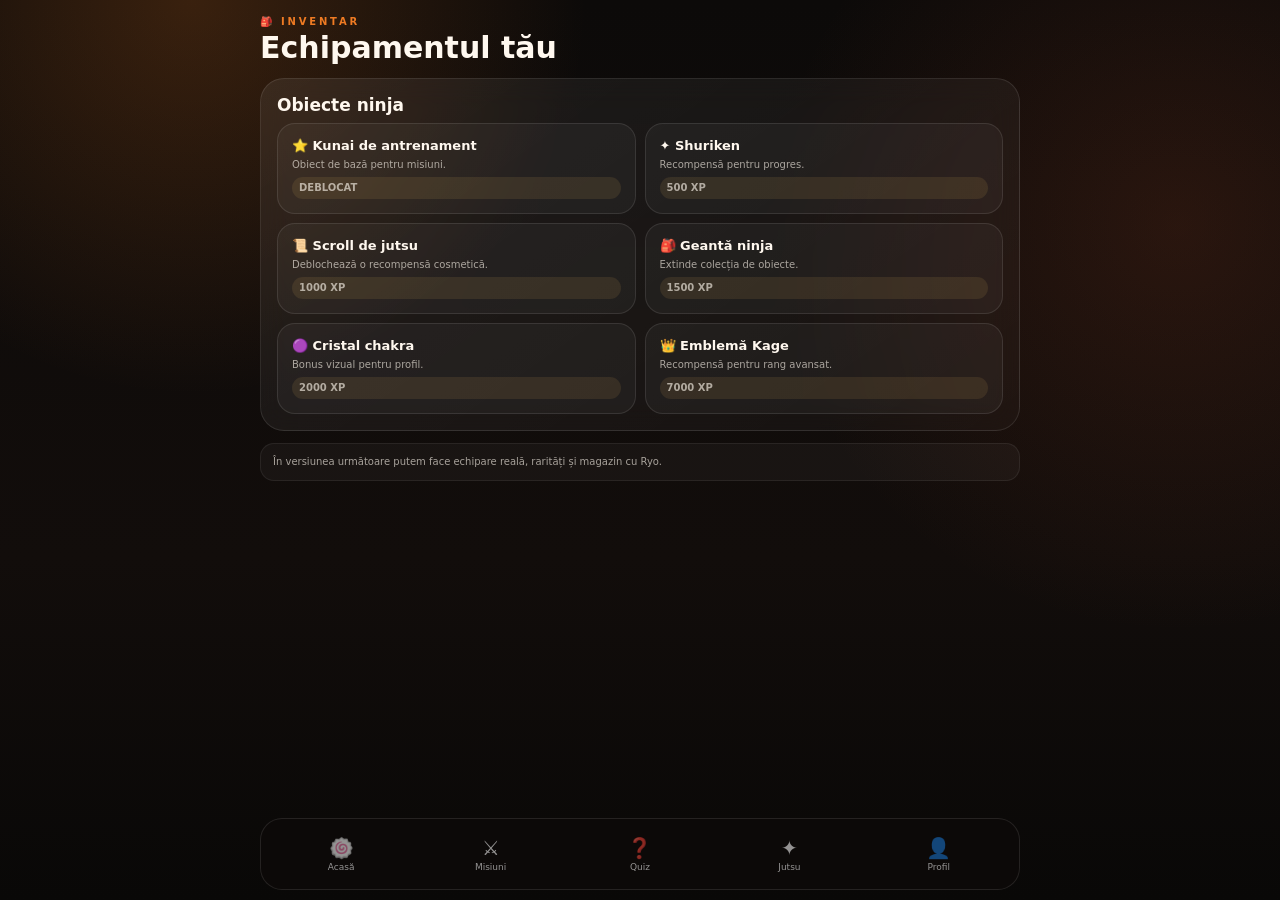
<file: inventory.html>
<!doctype html>
<html lang="ro">
<head>
<meta charset="utf-8">
<meta name="viewport" content="width=device-width,initial-scale=1,maximum-scale=1,user-scalable=no,viewport-fit=cover">
<meta name="theme-color" content="#0c0a09">
<meta name="apple-mobile-web-app-capable" content="yes">
<title>Inventar Ninja</title>
<link rel="manifest" href="./manifest.json">
<link rel="apple-touch-icon" href="./apple-touch-icon.png">
<link rel="stylesheet" href="./style.css?v=9">
</head>
<body>
<main class="app">
  <header class="topbar">
    <div class="brand"><small>🎒 INVENTAR</small><h1>Echipamentul tău</h1></div>
  </header>

  <section class="card">
    <h3>Obiecte ninja</h3>
    <div class="jutsu-grid">
      <div class="jutsu"><strong>⭐ Kunai de antrenament</strong><span>Obiect de bază pentru misiuni.</span><span class="rank-chip">DEBLOCAT</span></div>
      <div class="jutsu"><strong>✦ Shuriken</strong><span>Recompensă pentru progres.</span><span class="rank-chip">500 XP</span></div>
      <div class="jutsu"><strong>📜 Scroll de jutsu</strong><span>Deblochează o recompensă cosmetică.</span><span class="rank-chip">1000 XP</span></div>
      <div class="jutsu"><strong>🎒 Geantă ninja</strong><span>Extinde colecția de obiecte.</span><span class="rank-chip">1500 XP</span></div>
      <div class="jutsu"><strong>🟣 Cristal chakra</strong><span>Bonus vizual pentru profil.</span><span class="rank-chip">2000 XP</span></div>
      <div class="jutsu"><strong>👑 Emblemă Kage</strong><span>Recompensă pentru rang avansat.</span><span class="rank-chip">7000 XP</span></div>
    </div>
  </section>

  <p class="notice">În versiunea următoare putem face echipare reală, rarități și magazin cu Ryo.</p>
</main>

<nav class="bottom-nav">
  <button type="button" class="nav-item" data-page="index.html"><span class="nav-icon">🍥</span><span>Acasă</span></button>
  <button type="button" class="nav-item" data-page="missions.html"><span class="nav-icon">⚔️</span><span>Misiuni</span></button>
  <button type="button" class="nav-item" data-page="quiz.html"><span class="nav-icon">❓</span><span>Quiz</span></button>
  <button type="button" class="nav-item" data-page="jutsu.html"><span class="nav-icon">✦</span><span>Jutsu</span></button>
  <button type="button" class="nav-item" data-page="profile.html"><span class="nav-icon">👤</span><span>Profil</span></button>
</nav>
<script src="./app.js?v=9"></script>
</body>
</html>
</file>
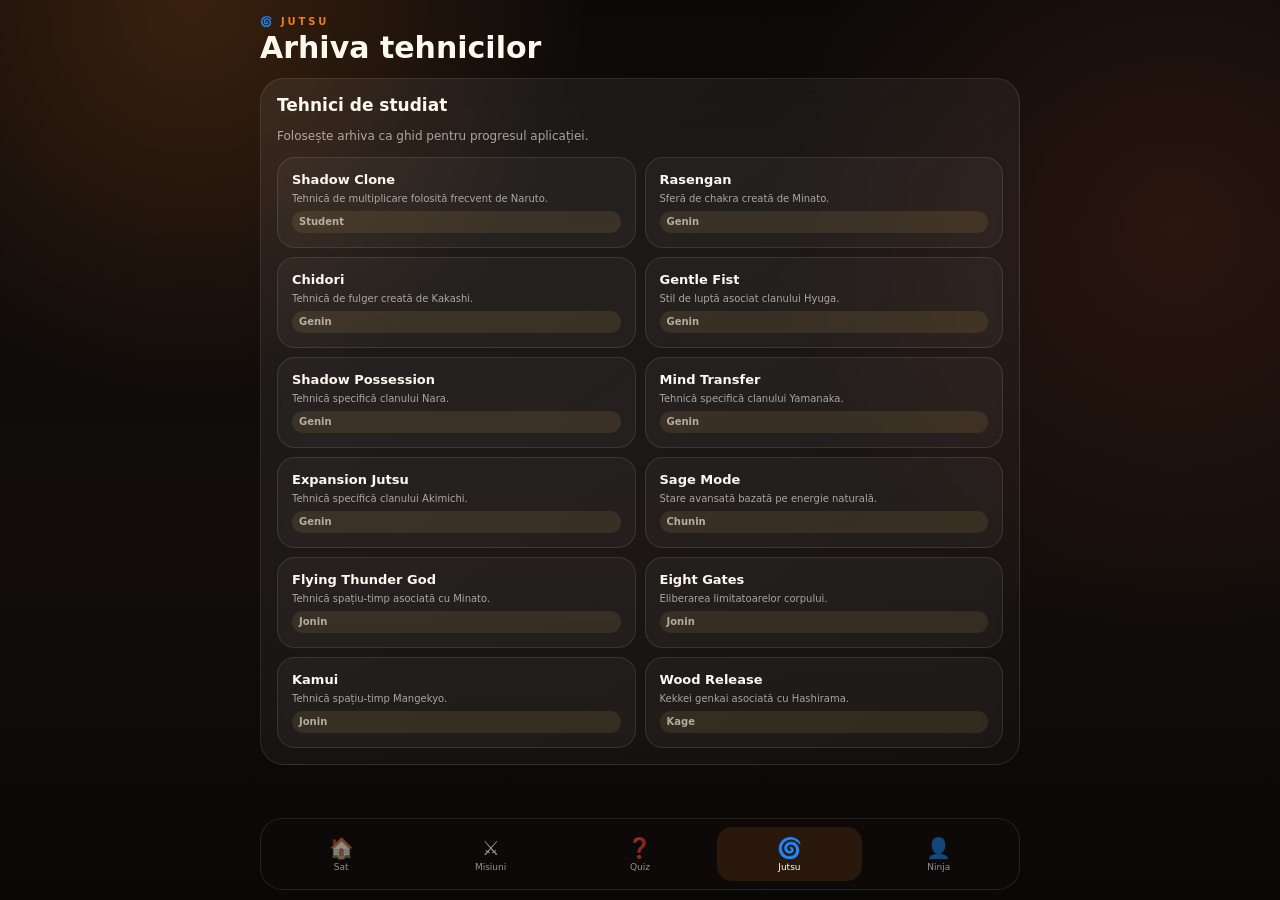
<file: jutsu.html>
<!doctype html>
<html lang="ro">
<head>
<meta charset="utf-8">
<meta name="viewport" content="width=device-width,initial-scale=1,maximum-scale=1,user-scalable=no,viewport-fit=cover">
<meta name="theme-color" content="#0c0a09">
<meta name="apple-mobile-web-app-capable" content="yes">
<meta name="apple-mobile-web-app-status-bar-style" content="black-translucent">
<meta name="apple-mobile-web-app-title" content="Naruto Quiz">
<title>Jutsu</title>
<link rel="manifest" href="./manifest.json">
<link rel="apple-touch-icon" href="./apple-touch-icon.png">
<link rel="stylesheet" href="./style.css?v=9">
</head>
<body>

<main class="app">
  <header class="topbar"><div class="brand"><small>🌀 JUTSU</small><h1>Arhiva tehnicilor</h1></div></header>
  <section class="card">
    <h3>Tehnici de studiat</h3>
    <p class="muted">Folosește arhiva ca ghid pentru progresul aplicației.</p>
    <div class="jutsu-grid" id="jutsuGrid"></div>
  </section>
</main>

<script>
document.addEventListener("DOMContentLoaded",()=>{
  const list=[
    ["Shadow Clone","Tehnică de multiplicare folosită frecvent de Naruto.","Student"],
    ["Rasengan","Sferă de chakra creată de Minato.","Genin"],
    ["Chidori","Tehnică de fulger creată de Kakashi.","Genin"],
    ["Gentle Fist","Stil de luptă asociat clanului Hyuga.","Genin"],
    ["Shadow Possession","Tehnică specifică clanului Nara.","Genin"],
    ["Mind Transfer","Tehnică specifică clanului Yamanaka.","Genin"],
    ["Expansion Jutsu","Tehnică specifică clanului Akimichi.","Genin"],
    ["Sage Mode","Stare avansată bazată pe energie naturală.","Chunin"],
    ["Flying Thunder God","Tehnică spațiu-timp asociată cu Minato.","Jonin"],
    ["Eight Gates","Eliberarea limitatoarelor corpului.","Jonin"],
    ["Kamui","Tehnică spațiu-timp Mangekyo.","Jonin"],
    ["Wood Release","Kekkei genkai asociată cu Hashirama.","Kage"]
  ];
  const grid=document.getElementById("jutsuGrid");
  list.forEach(x=>{
    const d=document.createElement("div");d.className="jutsu";
    d.innerHTML="<strong>"+x[0]+"</strong><span>"+x[1]+"</span><span class='rank-chip'>"+x[2]+"</span>";
    grid.appendChild(d);
  });
});
</script>


<nav class="bottom-nav">
  <button type="button" class="nav-item " data-page="index.html"><span class="nav-icon">🏠</span><span>Sat</span></button>
  <button type="button" class="nav-item " data-page="missions.html"><span class="nav-icon">⚔️</span><span>Misiuni</span></button>
  <button type="button" class="nav-item " data-page="quiz.html"><span class="nav-icon">❓</span><span>Quiz</span></button>
  <button type="button" class="nav-item active" data-page="jutsu.html"><span class="nav-icon">🌀</span><span>Jutsu</span></button>
  <button type="button" class="nav-item " data-page="profile.html"><span class="nav-icon">👤</span><span>Ninja</span></button>
</nav>

<script src="./app.js?v=9"></script>
</body>
</html>
</file>
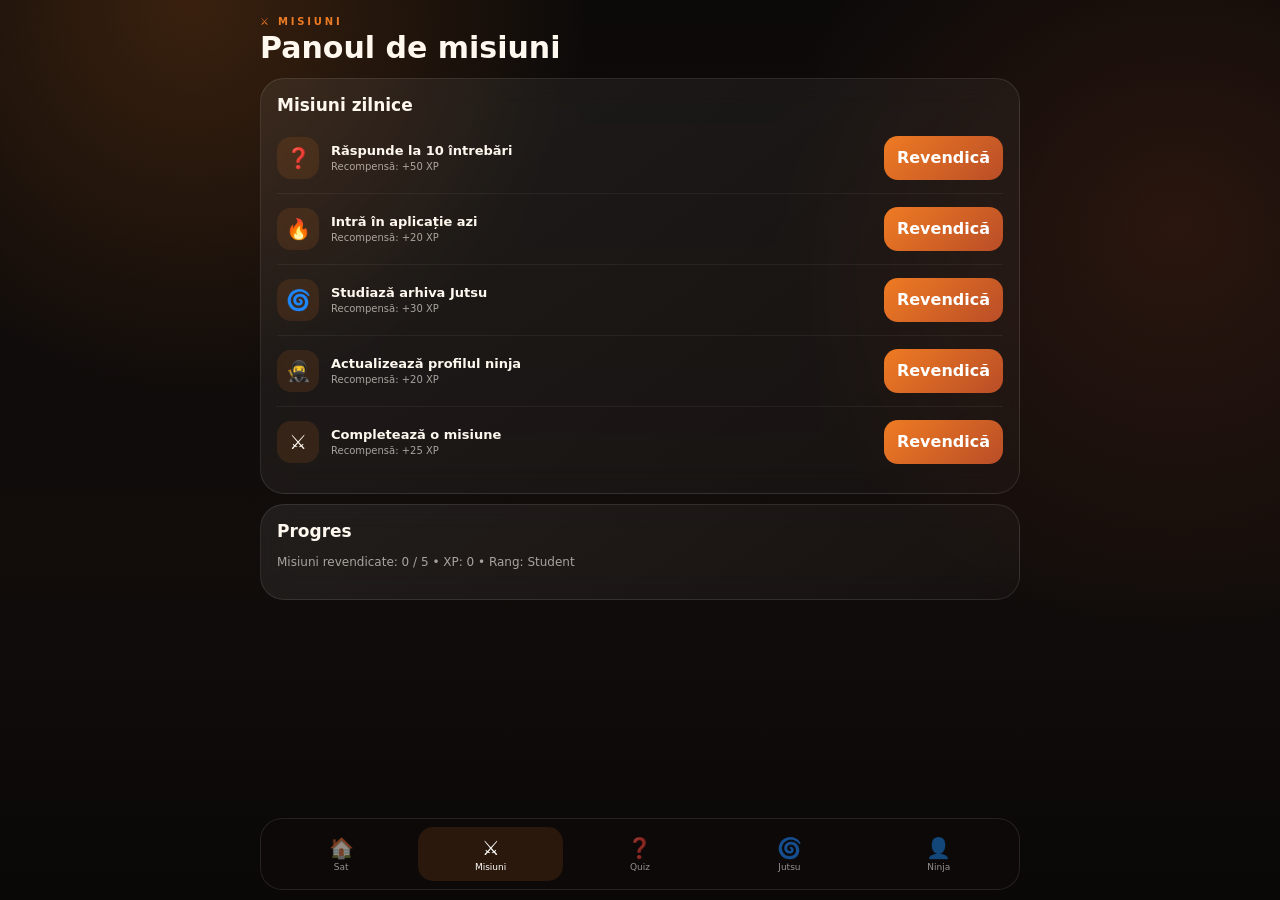
<file: missions.html>
<!doctype html>
<html lang="ro">
<head>
<meta charset="utf-8">
<meta name="viewport" content="width=device-width,initial-scale=1,maximum-scale=1,user-scalable=no,viewport-fit=cover">
<meta name="theme-color" content="#0c0a09">
<meta name="apple-mobile-web-app-capable" content="yes">
<meta name="apple-mobile-web-app-status-bar-style" content="black-translucent">
<meta name="apple-mobile-web-app-title" content="Naruto Quiz">
<title>Misiuni Ninja</title>
<link rel="manifest" href="./manifest.json">
<link rel="apple-touch-icon" href="./apple-touch-icon.png">
<link rel="stylesheet" href="./style.css?v=9">
</head>
<body>

<main class="app">
  <header class="topbar"><div class="brand"><small>⚔️ MISIUNI</small><h1>Panoul de misiuni</h1></div></header>
  <section class="card"><h3>Misiuni zilnice</h3><div id="missionList"></div></section>
  <section class="card"><h3>Progres</h3><p class="muted" id="missionStats"></p></section>
</main>

<script>
document.addEventListener("DOMContentLoaded",()=>{
  const missions=[
    {icon:"❓",title:"Răspunde la 10 întrebări",reward:50},
    {icon:"🔥",title:"Intră în aplicație azi",reward:20},
    {icon:"🌀",title:"Studiază arhiva Jutsu",reward:30},
    {icon:"🥷",title:"Actualizează profilul ninja",reward:20},
    {icon:"⚔️",title:"Completează o misiune",reward:25}
  ];
  const box=document.getElementById("missionList");
  let done={};try{done=JSON.parse(localStorage.getItem("ninjaDailyMissions")||"{}")}catch(e){}
  function update(){
    const p=NinjaApp.getProfile();
    document.getElementById("missionStats").textContent="Misiuni revendicate: "+Object.keys(done).filter(k=>done[k]).length+" / "+missions.length+" • XP: "+p.xp+" • Rang: "+p.rank;
  }
  missions.forEach((m,i)=>{
    const row=document.createElement("div");row.className="mission";
    row.innerHTML='<div class="mission-icon">'+m.icon+'</div><div class="mission-copy"><strong>'+m.title+'</strong><span>Recompensă: +'+m.reward+' XP</span></div><button class="'+(done[i]?'ghost-btn':'primary-btn')+'" type="button">'+(done[i]?'Gata ✓':'Revendică')+'</button>';
    const b=row.querySelector("button");b.disabled=!!done[i];
    b.addEventListener("click",()=>{
      if(done[i])return;
      done[i]=true;localStorage.setItem("ninjaDailyMissions",JSON.stringify(done));
      const p=NinjaApp.getProfile();p.xp+=m.reward;p.rank=NinjaApp.rankFromXP(p.xp);p.missionsDone=(p.missionsDone||0)+1;NinjaApp.saveProfile(p);
      b.textContent="Gata ✓";b.className="ghost-btn";b.disabled=true;update();
    });
    box.appendChild(row);
  });
  update();
});
</script>


<nav class="bottom-nav">
  <button type="button" class="nav-item " data-page="index.html"><span class="nav-icon">🏠</span><span>Sat</span></button>
  <button type="button" class="nav-item active" data-page="missions.html"><span class="nav-icon">⚔️</span><span>Misiuni</span></button>
  <button type="button" class="nav-item " data-page="quiz.html"><span class="nav-icon">❓</span><span>Quiz</span></button>
  <button type="button" class="nav-item " data-page="jutsu.html"><span class="nav-icon">🌀</span><span>Jutsu</span></button>
  <button type="button" class="nav-item " data-page="profile.html"><span class="nav-icon">👤</span><span>Ninja</span></button>
</nav>

<script src="./app.js?v=9"></script>
</body>
</html>
</file>
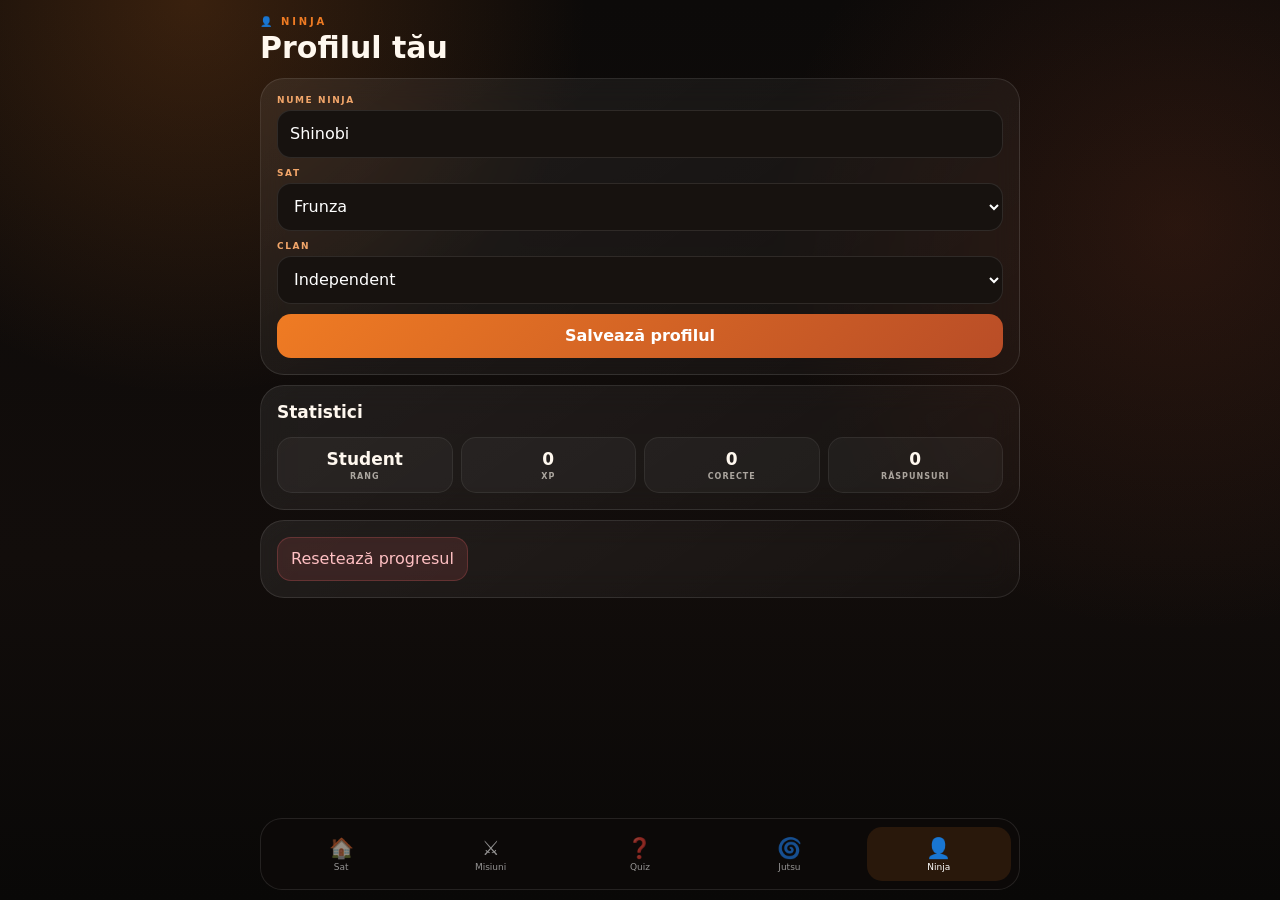
<file: profile.html>
<!doctype html>
<html lang="ro">
<head>
<meta charset="utf-8">
<meta name="viewport" content="width=device-width,initial-scale=1,maximum-scale=1,user-scalable=no,viewport-fit=cover">
<meta name="theme-color" content="#0c0a09">
<meta name="apple-mobile-web-app-capable" content="yes">
<meta name="apple-mobile-web-app-status-bar-style" content="black-translucent">
<meta name="apple-mobile-web-app-title" content="Naruto Quiz">
<title>Profil Ninja</title>
<link rel="manifest" href="./manifest.json">
<link rel="apple-touch-icon" href="./apple-touch-icon.png">
<link rel="stylesheet" href="./style.css?v=9">
</head>
<body>

<main class="app">
  <header class="topbar"><div class="brand"><small>👤 NINJA</small><h1>Profilul tău</h1></div></header>

  <section class="card">
    <div class="profile-form">
      <div class="field"><label>NUME NINJA</label><input id="ninjaName" maxlength="24" placeholder="Shinobi"></div>
      <div class="field"><label>SAT</label>
        <select id="village"><option>Frunza</option><option>Nisip</option><option>Ceață</option><option>Nor</option><option>Piatră</option><option>Ploaie</option></select>
      </div>
      <div class="field"><label>CLAN</label>
        <select id="clan"><option>Independent</option><option>Uzumaki</option><option>Uchiha</option><option>Hyuga</option><option>Nara</option><option>Yamanaka</option><option>Akimichi</option><option>Aburame</option><option>Inuzuka</option></select>
      </div>
      <button id="saveProfile" class="primary-btn" type="button">Salvează profilul</button>
    </div>
  </section>

  <section class="card">
    <h3>Statistici</h3>
    <div class="stats">
      <div class="stat"><strong id="pRank">Student</strong><span>RANG</span></div>
      <div class="stat"><strong id="pXP">0</strong><span>XP</span></div>
      <div class="stat"><strong id="pCorrect">0</strong><span>CORECTE</span></div>
      <div class="stat"><strong id="pAnswered">0</strong><span>RĂSPUNSURI</span></div>
    </div>
  </section>

  <section class="card"><button id="resetProfile" class="danger-btn" type="button">Resetează progresul</button></section>
</main>

<script>
document.addEventListener("DOMContentLoaded",()=>{
  const n=document.getElementById("ninjaName"),v=document.getElementById("village"),c=document.getElementById("clan");
  function load(){
    const p=NinjaApp.getProfile();
    n.value=p.ninjaName;v.value=p.village;c.value=p.clan;
    document.getElementById("pRank").textContent=p.rank;
    document.getElementById("pXP").textContent=p.xp;
    document.getElementById("pCorrect").textContent=p.quizCorrect||0;
    document.getElementById("pAnswered").textContent=p.quizAnswered||0;
  }
  document.getElementById("saveProfile").addEventListener("click",()=>{
    const p=NinjaApp.getProfile();
    p.ninjaName=n.value.trim()||"Shinobi";p.village=v.value;p.clan=c.value;
    NinjaApp.saveProfile(p);alert("Profil salvat 🥷");load();
  });
  document.getElementById("resetProfile").addEventListener("click",()=>{
    if(confirm("Resetezi tot progresul?")){
      localStorage.removeItem("ninjaProfile");
      localStorage.removeItem("ninjaDailyMissions");
      load();
    }
  });
  load();
});
</script>


<nav class="bottom-nav">
  <button type="button" class="nav-item " data-page="index.html"><span class="nav-icon">🏠</span><span>Sat</span></button>
  <button type="button" class="nav-item " data-page="missions.html"><span class="nav-icon">⚔️</span><span>Misiuni</span></button>
  <button type="button" class="nav-item " data-page="quiz.html"><span class="nav-icon">❓</span><span>Quiz</span></button>
  <button type="button" class="nav-item " data-page="jutsu.html"><span class="nav-icon">🌀</span><span>Jutsu</span></button>
  <button type="button" class="nav-item active" data-page="profile.html"><span class="nav-icon">👤</span><span>Ninja</span></button>
</nav>

<script src="./app.js?v=9"></script>
</body>
</html>
</file>
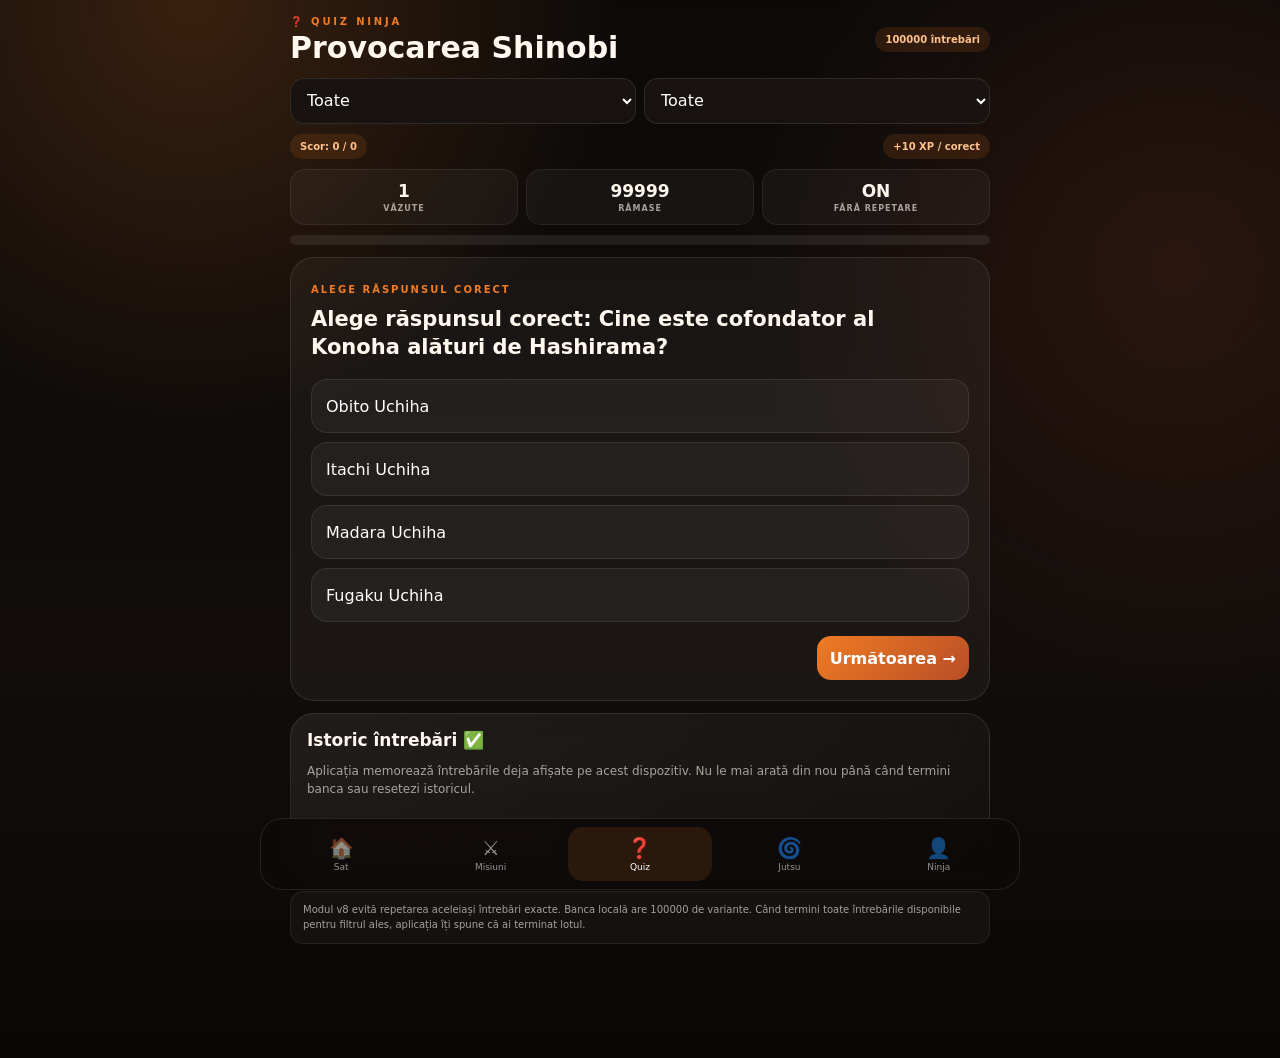
<file: quiz.html>
<!doctype html>
<html lang="ro">
<head>
<meta charset="utf-8">
<meta name="viewport" content="width=device-width,initial-scale=1,maximum-scale=1,user-scalable=no,viewport-fit=cover">
<meta name="theme-color" content="#0c0a09">
<meta name="apple-mobile-web-app-capable" content="yes">
<meta name="apple-mobile-web-app-status-bar-style" content="black-translucent">
<meta name="apple-mobile-web-app-title" content="Naruto Quiz">
<title>Quiz Ninja</title>
<link rel="manifest" href="./manifest.json">
<link rel="apple-touch-icon" href="./apple-touch-icon.png">
<link rel="stylesheet" href="./style.css?v=9">
</head>
<body>

<main class="app quiz-shell">
  <header class="topbar">
    <div class="brand"><small>❓ QUIZ NINJA</small><h1>Provocarea Shinobi</h1></div>
    <div class="quiz-badge"><span id="bankCount">0</span> întrebări</div>
  </header>

  <div class="filters">
    <select id="categoryFilter" class="select"></select>
    <select id="difficultyFilter" class="select">
      <option>Toate</option><option>Ușor</option><option>Mediu</option><option>Greu</option>
    </select>
  </div>

  <div class="quiz-top">
    <span class="quiz-badge">Scor: <strong id="quizScore">0 / 0</strong></span>
    <span class="quiz-badge">+10 XP / corect</span>
  </div>

  <div
    style="
      display:grid;
      grid-template-columns:repeat(3,minmax(0,1fr));
      gap:8px;
      margin-bottom:10px
    "
  >
    <div class="stat">
      <strong id="seenCount">0</strong>
      <span>VĂZUTE</span>
    </div>

    <div class="stat">
      <strong id="remainingCount">0</strong>
      <span>RĂMASE</span>
    </div>

    <div class="stat">
      <strong id="uniqueMode">ON</strong>
      <span>FĂRĂ REPETARE</span>
    </div>
  </div>

  <div class="progress"><div id="quizProgress"></div></div>

  <section class="question-card" style="margin-top:12px">
    <span class="kicker">ALEGE RĂSPUNSUL CORECT</span>
    <h2 id="questionText">Se încarcă...</h2>
    <div id="answers" class="answers"></div>
    <div class="quiz-footer">
      <div id="quizMessage" class="quiz-message"></div>
      <button id="nextQuestion" class="primary-btn" type="button">Următoarea →</button>
    </div>
  </section>

  <section class="card" style="margin-top:12px">
    <h3>Istoric întrebări ✅</h3>

    <p class="muted">
      Aplicația memorează întrebările deja afișate pe acest dispozitiv.
      Nu le mai arată din nou până când termini banca sau resetezi istoricul.
    </p>

    <button
      id="resetQuestionHistory"
      class="danger-btn"
      type="button"
      style="margin-top:8px"
    >
      Resetează întrebările văzute
    </button>
  </section>

  <p class="notice">
    Modul v8 evită repetarea aceleiași întrebări exacte. Banca locală are 100000 de variante.
    Când termini toate întrebările disponibile pentru filtrul ales, aplicația îți spune că ai terminat lotul.
  </p>
</main>
<script src="./questions.js?v=9"></script>
<script src="./quiz.js?v=9"></script>


<nav class="bottom-nav">
  <button type="button" class="nav-item " data-page="index.html"><span class="nav-icon">🏠</span><span>Sat</span></button>
  <button type="button" class="nav-item " data-page="missions.html"><span class="nav-icon">⚔️</span><span>Misiuni</span></button>
  <button type="button" class="nav-item active" data-page="quiz.html"><span class="nav-icon">❓</span><span>Quiz</span></button>
  <button type="button" class="nav-item " data-page="jutsu.html"><span class="nav-icon">🌀</span><span>Jutsu</span></button>
  <button type="button" class="nav-item " data-page="profile.html"><span class="nav-icon">👤</span><span>Ninja</span></button>
</nav>

<script src="./app.js?v=9"></script>
</body>
</html>
</file>
<file: style.css>
:root{
  --bg:#0c0a09;
  --panel:#17120f;
  --panel2:#211812;
  --line:rgba(255,255,255,.10);
  --text:#fff8ef;
  --muted:rgba(255,248,239,.62);
  --accent:#ef7b23;
  --accent2:#b94d27;
  --gold:#f0c765;
  --green:#5fd68a;
  --red:#ee6269;
}
*{box-sizing:border-box}
html{background:var(--bg);color-scheme:dark}
body{
  margin:0;
  min-height:100vh;
  min-height:100dvh;
  color:var(--text);
  background:
    radial-gradient(circle at 15% 0%,rgba(239,123,35,.20),transparent 28%),
    radial-gradient(circle at 92% 25%,rgba(185,77,39,.16),transparent 30%),
    linear-gradient(180deg,#0c0a09,#120d0b 62%,#090807);
  font-family:Inter,system-ui,-apple-system,BlinkMacSystemFont,"Segoe UI",sans-serif;
  -webkit-tap-highlight-color:transparent;
}
button,input,select{font:inherit}
button{touch-action:manipulation}
a{color:inherit}
.app{
  width:min(calc(100% - 24px),760px);
  margin:0 auto;
  padding:calc(env(safe-area-inset-top) + 16px) 0 calc(104px + env(safe-area-inset-bottom));
}
.topbar{
  display:flex;align-items:center;justify-content:space-between;gap:12px;margin-bottom:14px
}
.brand{min-width:0}
.brand small{
  display:block;color:var(--accent);font-size:10px;font-weight:900;letter-spacing:2.8px
}
.brand h1{margin:5px 0 0;font-size:30px;line-height:1.05}
.hero,.card{
  border:1px solid var(--line);
  border-radius:24px;
  background:linear-gradient(145deg,rgba(255,255,255,.07),rgba(255,255,255,.025));
  backdrop-filter:blur(14px);
  -webkit-backdrop-filter:blur(14px);
}
.hero{position:relative;overflow:hidden;padding:20px}
.hero:before{
  content:"";position:absolute;width:180px;height:180px;right:-80px;top:-85px;border-radius:50%;
  background:rgba(239,123,35,.18);filter:blur(12px)
}
.kicker{color:var(--accent);font-size:10px;font-weight:900;letter-spacing:2px}
.hero h2{margin:8px 0 7px;font-size:26px}
.hero p{margin:0;color:var(--muted);line-height:1.55}
.install-btn,.primary-btn,.ghost-btn,.danger-btn{
  border:0;border-radius:14px;min-height:44px;padding:10px 13px;cursor:pointer
}
.install-btn,.primary-btn{
  background:linear-gradient(135deg,var(--accent),var(--accent2));
  color:white;font-weight:800
}
.ghost-btn{background:rgba(255,255,255,.07);color:white}
.danger-btn{
  background:rgba(238,98,105,.13);color:#ffc0c3;border:1px solid rgba(238,98,105,.24)
}
.stats{
  display:grid;grid-template-columns:repeat(4,minmax(0,1fr));gap:8px;margin-top:15px
}
.stat{
  padding:11px 8px;border:1px solid rgba(255,255,255,.07);border-radius:15px;
  background:rgba(255,255,255,.04);text-align:center
}
.stat strong{display:block;font-size:17px}
.stat span{display:block;margin-top:3px;color:var(--muted);font-size:8px;font-weight:800;letter-spacing:1px}
.section-title{
  display:flex;align-items:flex-end;justify-content:space-between;gap:12px;margin:20px 2px 9px
}
.section-title h2{margin:0;font-size:20px}
.section-title span{color:var(--muted);font-size:10px}
.grid{display:grid;grid-template-columns:repeat(2,minmax(0,1fr));gap:10px}
.action-card{
  display:block;padding:15px;border:1px solid var(--line);border-radius:20px;
  background:rgba(255,255,255,.045);text-decoration:none
}
.action-card .icon{font-size:28px}
.action-card strong{display:block;margin-top:8px;font-size:14px}
.action-card span{display:block;margin-top:4px;color:var(--muted);font-size:10px;line-height:1.4}
.card{padding:16px;margin-top:10px}
.card h3{margin:0 0 8px;font-size:17px}
.muted{color:var(--muted);font-size:12px;line-height:1.5}
.progress{height:10px;overflow:hidden;border-radius:999px;background:rgba(255,255,255,.08)}
.progress>div{
  height:100%;width:0%;border-radius:inherit;background:linear-gradient(90deg,var(--accent2),var(--accent),var(--gold));
  transition:width .35s ease
}
.bottom-nav{
  position:fixed;left:50%;transform:translateX(-50%);
  bottom:calc(10px + env(safe-area-inset-bottom));z-index:1000;
  width:min(calc(100% - 20px),760px);
  display:grid;grid-template-columns:repeat(5,1fr);gap:5px;padding:8px;
  border:1px solid rgba(255,255,255,.10);border-radius:22px;
  background:rgba(13,10,9,.94);backdrop-filter:blur(16px);-webkit-backdrop-filter:blur(16px)
}
.nav-item{
  min-width:0;min-height:54px;padding:6px 2px;border:0;border-radius:15px;background:transparent;
  color:rgba(255,255,255,.56);font-size:9px;cursor:pointer
}
.nav-item span{display:block}
.nav-item .nav-icon{font-size:20px;margin-bottom:2px}
.nav-item.active{background:rgba(239,123,35,.13);color:white}
.quiz-shell{max-width:700px;margin:0 auto}
.quiz-top{display:flex;align-items:center;justify-content:space-between;gap:10px;margin-bottom:10px}
.quiz-badge{
  padding:7px 10px;border-radius:999px;background:rgba(239,123,35,.13);
  color:#ffc28d;font-size:10px;font-weight:900
}
.filters{display:grid;grid-template-columns:repeat(2,minmax(0,1fr));gap:8px;margin-bottom:10px}
.select{
  width:100%;min-height:46px;padding:10px 12px;border:1px solid var(--line);
  border-radius:14px;background:#181310;color:white;outline:none
}
.question-card{
  padding:20px;border:1px solid var(--line);border-radius:24px;background:rgba(255,255,255,.045)
}
.question-card h2{font-size:21px;line-height:1.35;margin:8px 0 18px}
.answers{display:grid;gap:9px}
.answer{
  width:100%;min-height:54px;padding:12px 14px;border:1px solid rgba(255,255,255,.09);
  border-radius:16px;background:rgba(255,255,255,.045);color:white;text-align:left;cursor:pointer
}
.answer.correct{border-color:rgba(95,214,138,.45);background:rgba(95,214,138,.14)}
.answer.wrong{border-color:rgba(238,98,105,.45);background:rgba(238,98,105,.14)}
.answer:disabled{cursor:default}
.quiz-footer{display:flex;align-items:center;justify-content:space-between;gap:10px;margin-top:14px}
.quiz-message{min-height:20px;color:#ffc7a2;font-size:12px}
.mission{
  display:flex;align-items:center;gap:12px;padding:13px 0;border-bottom:1px solid rgba(255,255,255,.06)
}
.mission:last-child{border-bottom:0}
.mission-icon{
  flex:0 0 42px;width:42px;height:42px;display:grid;place-items:center;border-radius:14px;
  background:rgba(239,123,35,.12);font-size:20px
}
.mission-copy{flex:1;min-width:0}
.mission-copy strong{display:block;font-size:13px}
.mission-copy span{display:block;margin-top:3px;color:var(--muted);font-size:10px}
.profile-form{display:grid;gap:10px}
.field label{display:block;margin-bottom:5px;color:#f2a66a;font-size:9px;font-weight:900;letter-spacing:1.6px}
.field input,.field select{
  width:100%;min-height:48px;padding:11px 12px;border:1px solid var(--line);
  border-radius:14px;background:#17120f;color:white;outline:none;font-size:16px
}
.jutsu-grid{display:grid;grid-template-columns:repeat(2,minmax(0,1fr));gap:9px}
.jutsu{
  padding:14px;border:1px solid var(--line);border-radius:18px;background:rgba(255,255,255,.04)
}
.jutsu strong{display:block;font-size:13px}
.jutsu span{display:block;margin-top:5px;color:var(--muted);font-size:10px;line-height:1.4}
.rank-chip{
  display:inline-block;margin-top:8px;padding:4px 7px;border-radius:999px;
  background:rgba(240,199,101,.10);color:#f4d889;font-size:8px;font-weight:900
}
.notice{
  margin-top:12px;padding:11px 12px;border:1px solid rgba(255,255,255,.07);
  border-radius:14px;background:rgba(255,255,255,.035);color:var(--muted);font-size:10px;line-height:1.45
}
@media(max-width:520px){
  .stats{grid-template-columns:repeat(2,minmax(0,1fr))}
  .grid,.jutsu-grid{grid-template-columns:1fr}
  .brand h1{font-size:27px}
}
@media(max-width:360px){
  .app{width:min(calc(100% - 16px),760px)}
  .bottom-nav{width:calc(100% - 12px)}
  .nav-item{font-size:8px}
  .nav-item .nav-icon{font-size:18px}
}
@media(prefers-reduced-motion:reduce){
  *{scroll-behavior:auto!important;transition:none!important;animation:none!important}
}


/* =========================================================
   PERSONAJ NINJA ANIMAT - HOME v2
========================================================= */

.character-card{
  position:relative;
  overflow:hidden;
  margin-top:14px;
  padding:18px;
  border:1px solid var(--line);
  border-radius:24px;
  background:
    radial-gradient(circle at 50% 20%,rgba(239,123,35,.16),transparent 34%),
    linear-gradient(145deg,rgba(255,255,255,.065),rgba(255,255,255,.025));
}

.character-stage{
  position:relative;
  display:grid;
  place-items:center;
  min-height:250px;
  border-radius:20px;
  background:
    radial-gradient(circle at 50% 72%,rgba(239,123,35,.10),transparent 34%),
    rgba(255,255,255,.025);
  overflow:hidden;
}

.character-aura{
  position:absolute;
  width:150px;
  height:150px;
  border-radius:50%;
  background:rgba(239,123,35,.16);
  filter:blur(24px);
  animation:ninjaAura 2.6s ease-in-out infinite;
}

.character-avatar{
  position:relative;
  z-index:2;
  width:150px;
  height:190px;
  display:grid;
  place-items:center;
  transform-origin:50% 100%;
  animation:ninjaIdle 2.2s ease-in-out infinite;
}

.ninja-head{
  position:absolute;
  top:16px;
  width:88px;
  height:88px;
  border-radius:50%;
  background:linear-gradient(145deg,#f4c39c,#c88962);
  border:3px solid rgba(255,255,255,.18);
  box-shadow:0 9px 24px rgba(0,0,0,.28);
}

.ninja-hair{
  position:absolute;
  top:-9px;
  left:7px;
  right:7px;
  height:38px;
  border-radius:50% 50% 36% 36%;
  background:var(--char-hair,#1d1715);
  clip-path:polygon(0 50%,10% 18%,22% 34%,33% 0,44% 35%,56% 5%,66% 34%,80% 8%,100% 52%,92% 100%,8% 100%);
}

.ninja-band{
  position:absolute;
  left:4px;
  right:4px;
  top:31px;
  height:19px;
  border-radius:8px;
  background:var(--char-band,#343434);
  border:1px solid rgba(255,255,255,.24);
}

.ninja-band::after{
  content:"◉";
  position:absolute;
  left:50%;
  top:50%;
  transform:translate(-50%,-52%);
  color:#ddd;
  font-size:11px;
}

.ninja-eye{
  position:absolute;
  top:56px;
  width:11px;
  height:7px;
  border-radius:50%;
  background:#19130f;
  animation:ninjaBlink 4.5s infinite;
}
.ninja-eye.left{left:25px}
.ninja-eye.right{right:25px}

.ninja-mouth{
  position:absolute;
  left:50%;
  bottom:13px;
  width:18px;
  height:6px;
  transform:translateX(-50%);
  border-bottom:2px solid rgba(72,32,24,.7);
  border-radius:50%;
}

.ninja-body{
  position:absolute;
  top:94px;
  width:104px;
  height:90px;
  border-radius:26px 26px 18px 18px;
  background:linear-gradient(150deg,var(--char-main,#ef7b23),var(--char-dark,#9f3f20));
  border:2px solid rgba(255,255,255,.12);
  box-shadow:0 12px 24px rgba(0,0,0,.25);
}

.ninja-body::before,
.ninja-body::after{
  content:"";
  position:absolute;
  top:14px;
  width:26px;
  height:72px;
  border-radius:14px;
  background:var(--char-dark,#9f3f20);
}
.ninja-body::before{left:-17px;transform:rotate(10deg)}
.ninja-body::after{right:-17px;transform:rotate(-10deg)}

.ninja-emblem{
  position:absolute;
  left:50%;
  top:22px;
  transform:translateX(-50%);
  width:34px;
  height:34px;
  display:grid;
  place-items:center;
  border-radius:50%;
  background:rgba(0,0,0,.20);
  color:white;
  font-size:16px;
}

.character-shadow{
  position:absolute;
  bottom:25px;
  width:120px;
  height:22px;
  border-radius:50%;
  background:rgba(0,0,0,.34);
  filter:blur(7px);
  animation:ninjaShadow 2.2s ease-in-out infinite;
}

.character-bubble{
  position:absolute;
  z-index:5;
  top:12px;
  right:12px;
  width:min(220px,58%);
  padding:10px 12px;
  border:1px solid rgba(255,255,255,.10);
  border-radius:16px 16px 5px 16px;
  background:rgba(15,12,10,.92);
  color:white;
  font-size:11px;
  line-height:1.45;
  opacity:0;
  transform:translateY(6px) scale(.96);
  transition:.24s ease;
  pointer-events:none;
}
.character-bubble.show{
  opacity:1;
  transform:translateY(0) scale(1);
}

.character-info{
  display:flex;
  align-items:center;
  justify-content:space-between;
  gap:12px;
  margin-top:12px;
}
.character-name-wrap{min-width:0}
.character-name-wrap small{
  display:block;
  color:var(--muted);
  font-size:9px;
  font-weight:850;
  letter-spacing:1.4px;
}
.character-name-wrap strong{
  display:block;
  margin-top:3px;
  font-size:19px;
}

.character-actions{
  display:flex;
  flex-wrap:wrap;
  gap:8px;
  margin-top:12px;
}
.character-actions button{
  flex:1 1 120px;
}

.character-picker{
  display:grid;
  grid-template-columns:repeat(3,minmax(0,1fr));
  gap:8px;
  margin-top:12px;
}
.character-choice{
  min-height:72px;
  padding:9px;
  border:1px solid rgba(255,255,255,.08);
  border-radius:16px;
  background:rgba(255,255,255,.035);
  color:white;
  text-align:center;
  cursor:pointer;
}
.character-choice.selected{
  border-color:rgba(239,123,35,.55);
  background:rgba(239,123,35,.10);
  box-shadow:0 0 0 2px rgba(239,123,35,.08);
}
.character-choice span{
  display:block;
  font-size:25px;
}
.character-choice strong{
  display:block;
  margin-top:4px;
  font-size:10px;
}

.character-avatar.talking{
  animation:ninjaTalk .36s ease-in-out infinite alternate;
}
.character-avatar.attack{
  animation:ninjaAttack .55s ease;
}

@keyframes ninjaIdle{
  0%,100%{transform:translateY(0) rotate(-.4deg)}
  50%{transform:translateY(-7px) rotate(.6deg)}
}
@keyframes ninjaAura{
  0%,100%{opacity:.45;transform:scale(.88)}
  50%{opacity:.95;transform:scale(1.12)}
}
@keyframes ninjaShadow{
  0%,100%{transform:scaleX(1);opacity:.34}
  50%{transform:scaleX(.84);opacity:.22}
}
@keyframes ninjaBlink{
  0%,43%,47%,100%{transform:scaleY(1)}
  45%{transform:scaleY(.10)}
}
@keyframes ninjaTalk{
  from{transform:translateY(-2px) rotate(-1deg) scale(1)}
  to{transform:translateY(-5px) rotate(1deg) scale(1.025)}
}
@keyframes ninjaAttack{
  0%{transform:translateX(0) rotate(0)}
  35%{transform:translateX(-18px) rotate(-8deg)}
  70%{transform:translateX(18px) rotate(8deg)}
  100%{transform:translateX(0) rotate(0)}
}

@media(max-width:480px){
  .character-stage{min-height:235px}
  .character-avatar{width:135px;height:178px}
  .character-bubble{width:min(205px,62%);font-size:10px}
  .character-picker{grid-template-columns:repeat(2,minmax(0,1fr))}
}

@media(prefers-reduced-motion:reduce){
  .character-avatar,
  .character-aura,
  .character-shadow,
  .character-avatar.talking,
  .character-avatar.attack{
    animation:none!important;
  }
}


/* =========================================================
   NARUTO HOME v3 - MOCKUP STYLE
========================================================= */

.naruto-home-v3{
  background:
    radial-gradient(circle at 50% -15%,rgba(242,112,30,.16),transparent 25%),
    linear-gradient(180deg,#080807,#100c09 60%,#080706);
}

.ninja-dashboard{
  width:min(calc(100% - 16px),1040px);
}

.ninja-profile-top{
  display:grid;
  grid-template-columns:minmax(0,1.2fr) minmax(230px,.85fr) minmax(190px,.65fr);
  gap:12px;
  align-items:center;
  padding:12px;
  border:1px solid rgba(238,126,35,.15);
  border-radius:22px;
  background:
    linear-gradient(180deg,rgba(11,11,10,.97),rgba(19,14,11,.96));
  box-shadow:
    inset 0 1px 0 rgba(255,255,255,.035),
    0 12px 30px rgba(0,0,0,.22);
}

.profile-left{
  display:flex;
  align-items:center;
  gap:12px;
  min-width:0;
}

.profile-portrait{
  flex:0 0 72px;
  display:grid;
  place-items:center;
  width:72px;
  height:72px;
  border:3px solid #d8641d;
  border-radius:50%;
  background:
    radial-gradient(circle at 45% 35%,#f5d38f,#b3481f 74%);
  box-shadow:0 0 0 3px rgba(238,126,35,.10);
  font-size:34px;
}

.profile-copy{min-width:0}
.profile-copy>strong{
  display:block;
  overflow:hidden;
  font-size:20px;
  text-overflow:ellipsis;
  white-space:nowrap;
}
.profile-copy>span{
  display:block;
  margin-top:5px;
  color:rgba(255,255,255,.72);
  font-size:11px;
}
.profile-rank-row{
  display:flex;
  flex-wrap:wrap;
  gap:6px;
  margin-top:8px;
}
.rank-badge,.streak-badge{
  padding:5px 8px;
  border-radius:999px;
  font-size:9px;
  font-weight:900;
}
.rank-badge{
  background:rgba(255,255,255,.08);
  color:#f2f2f2;
}
.streak-badge{
  background:rgba(239,123,35,.11);
  color:#ffc08a;
}

.profile-level{
  display:grid;
  grid-template-columns:72px minmax(0,1fr);
  gap:12px;
  align-items:center;
}
.level-ring{
  position:relative;
  display:grid;
  place-items:center;
  width:72px;
  height:72px;
  border:5px solid #7c3b17;
  border-top-color:#ef7b23;
  border-right-color:#ef7b23;
  border-radius:50%;
  background:#0d0b0a;
}
.level-ring span{
  position:absolute;
  top:12px;
  color:#f0a15f;
  font-size:8px;
  font-weight:900;
}
.level-ring strong{
  margin-top:11px;
  font-size:24px;
}
.level-xp{min-width:0}
.level-xp-line{
  display:flex;
  justify-content:space-between;
  gap:10px;
  margin-bottom:6px;
  font-size:11px;
}
.level-xp-line strong{color:#f19b4e}
.level-xp-line span{color:rgba(255,255,255,.68)}

.resource-box{
  position:relative;
  display:grid;
  gap:7px;
  padding:11px 48px 11px 13px;
  border:1px solid rgba(239,123,35,.16);
  border-radius:17px;
  background:linear-gradient(135deg,#1a110c,#0e0b09);
}
.resource-box>div{
  display:flex;
  align-items:center;
  gap:9px;
}
.resource-box strong{font-size:17px}
.resource-plus{
  position:absolute;
  right:9px;
  top:50%;
  transform:translateY(-50%);
  width:34px;
  height:34px;
  border:0;
  border-radius:8px;
  background:linear-gradient(145deg,#ff8d26,#d45617);
  color:white;
  font-size:23px;
  font-weight:800;
  cursor:pointer;
}

.village-scene{
  position:relative;
  min-height:570px;
  overflow:hidden;
  margin-top:12px;
  border:1px solid rgba(239,123,35,.16);
  border-radius:25px;
  background:
    linear-gradient(180deg,#8e5c46 0%,#b97853 19%,#7b4a32 44%,#33231b 100%);
  box-shadow:0 18px 38px rgba(0,0,0,.27);
}

.scene-sky{
  position:absolute;
  inset:0 0 45% 0;
  background:
    radial-gradient(circle at 78% 24%,rgba(255,208,155,.55),transparent 18%),
    linear-gradient(180deg,#50445f,#b76d58 52%,#d59965);
}

.scene-mountain{
  position:absolute;
  left:18%;
  right:8%;
  top:10%;
  height:34%;
  clip-path:polygon(0 100%,8% 35%,17% 64%,29% 5%,41% 58%,55% 0,66% 59%,79% 13%,91% 66%,100% 45%,100% 100%);
  background:
    linear-gradient(180deg,#80624f,#5f4435);
  opacity:.93;
}
.mountain-head{
  position:absolute;
  top:18%;
  width:44px;
  height:58px;
  border-radius:42% 42% 35% 35%;
  border:2px solid rgba(42,28,21,.45);
  background:rgba(129,101,80,.85);
}
.mountain-head::before{
  content:"";
  position:absolute;
  left:9px;
  right:9px;
  top:18px;
  height:3px;
  border-radius:3px;
  background:rgba(66,46,36,.5);
}
.m1{left:28%}.m2{left:40%;top:12%}.m3{left:54%;top:15%}.m4{left:68%;top:19%}

.scene-village{
  position:absolute;
  left:0;
  right:0;
  bottom:0;
  height:45%;
  background:
    linear-gradient(180deg,rgba(37,23,17,.12),rgba(20,14,11,.72)),
    repeating-linear-gradient(90deg,transparent 0 44px,rgba(0,0,0,.10) 45px 46px);
}
.house{
  position:absolute;
  bottom:0;
  width:95px;
  height:100px;
  border-radius:8px 8px 0 0;
  background:linear-gradient(180deg,#9f653f,#5c3828);
  border:1px solid rgba(43,24,16,.55);
}
.house::before{
  content:"";
  position:absolute;
  left:-7px;
  top:-15px;
  width:109px;
  height:23px;
  border-radius:50% 50% 8px 8px;
  background:#a94f28;
}
.h1{left:3%;height:84px}
.h2{left:17%;height:120px;bottom:-8px}
.h3{left:67%;height:108px}
.h4{left:81%;height:135px}
.h5{left:51%;height:75px}
.tower{
  position:absolute;
  left:39%;
  bottom:0;
  width:74px;
  height:165px;
  border-radius:38px 38px 0 0;
  background:linear-gradient(180deg,#9c6c4f,#543628);
  border:1px solid rgba(45,26,18,.6);
}
.tower::before{
  content:"";
  position:absolute;
  left:-10px;
  top:-18px;
  width:94px;
  height:28px;
  border-radius:50%;
  background:#b3582d;
}

.left-status-panel{
  position:absolute;
  z-index:6;
  left:18px;
  top:38px;
  display:grid;
  gap:10px;
  width:145px;
}
.status-box{
  display:grid;
  place-items:center;
  min-height:158px;
  padding:12px;
  border:1px solid rgba(239,123,35,.25);
  border-radius:17px;
  background:rgba(11,10,9,.88);
  box-shadow:0 10px 24px rgba(0,0,0,.24);
}
.status-label{
  color:#efa05c;
  font-size:10px;
  font-weight:900;
  letter-spacing:.8px;
}
.big-fire{font-size:38px}
.status-box>strong:not(.big-fire):not(.rank-icon){
  font-size:27px;
}
.status-box>span:last-child{
  color:rgba(255,255,255,.70);
  font-size:11px;
}
.rank-box{min-height:166px}
.rank-icon{font-size:31px;color:#ddd}

.hero-character{
  --hero-main:#ef7b23;
  --hero-dark:#a7431c;
  --hero-hair:#f0c33f;
  --hero-skin:#e4ad81;
  --hero-band:#27323a;
  --hero-aura:rgba(239,123,35,.34);

  position:absolute;
  z-index:5;
  left:50%;
  bottom:15px;
  width:330px;
  height:500px;
  transform:translateX(-50%);
}
.hero-aura{
  position:absolute;
  left:50%;
  top:13%;
  width:250px;
  height:290px;
  transform:translateX(-50%);
  border-radius:50%;
  background:var(--hero-aura);
  filter:blur(42px);
  animation:heroAura 2.8s ease-in-out infinite;
}
.hero-shadow{
  position:absolute;
  left:50%;
  bottom:18px;
  width:210px;
  height:34px;
  transform:translateX(-50%);
  border-radius:50%;
  background:rgba(0,0,0,.45);
  filter:blur(8px);
  animation:heroShadow 2.2s ease-in-out infinite;
}
.hero-ninja{
  position:absolute;
  left:50%;
  bottom:30px;
  width:260px;
  height:425px;
  transform:translateX(-50%);
  transform-origin:50% 100%;
  animation:heroIdle 2.2s ease-in-out infinite;
}
.hero-head{
  position:absolute;
  z-index:4;
  left:50%;
  top:12px;
  width:130px;
  height:136px;
  transform:translateX(-50%);
  border-radius:46% 46% 42% 42%;
  background:linear-gradient(145deg,var(--hero-skin),#b77b5e);
  border:3px solid rgba(255,255,255,.14);
  box-shadow:0 10px 24px rgba(0,0,0,.28);
}
.hero-hair{
  position:absolute;
  left:-10px;
  right:-10px;
  top:-24px;
  height:72px;
  background:var(--hero-hair);
  clip-path:polygon(0 67%,8% 21%,17% 46%,27% 0,37% 42%,48% 8%,58% 44%,70% 0,79% 47%,92% 19%,100% 69%,90% 100%,8% 100%);
}
.hero-band{
  position:absolute;
  left:2px;
  right:2px;
  top:37px;
  height:31px;
  border-radius:9px;
  background:var(--hero-band);
  border:2px solid rgba(255,255,255,.20);
}
.hero-band span{
  position:absolute;
  left:50%;
  top:50%;
  transform:translate(-50%,-52%);
  color:#dedede;
  font-size:18px;
}
.hero-eye{
  position:absolute;
  top:83px;
  width:15px;
  height:10px;
  border-radius:50%;
  background:#16120f;
  animation:heroBlink 4.7s infinite;
}
.hero-eye.left{left:32px}
.hero-eye.right{right:32px}
.hero-mark{
  position:absolute;
  top:99px;
  width:29px;
  height:2px;
  background:rgba(92,46,33,.5);
  box-shadow:0 6px 0 rgba(92,46,33,.5);
}
.hero-mark.left{left:7px;transform:rotate(10deg)}
.hero-mark.right{right:7px;transform:rotate(-10deg)}
.hero-mouth{
  position:absolute;
  left:50%;
  bottom:16px;
  width:26px;
  height:7px;
  transform:translateX(-50%);
  border-bottom:3px solid rgba(71,37,28,.72);
  border-radius:50%;
}
.hero-neck{
  position:absolute;
  left:50%;
  top:136px;
  width:48px;
  height:45px;
  transform:translateX(-50%);
  background:var(--hero-skin);
}
.hero-body{
  position:absolute;
  left:50%;
  top:165px;
  width:170px;
  height:180px;
  transform:translateX(-50%);
  border-radius:42px 42px 28px 28px;
  background:linear-gradient(150deg,var(--hero-main),var(--hero-dark));
  border:3px solid rgba(255,255,255,.09);
  box-shadow:0 14px 28px rgba(0,0,0,.27);
}
.hero-emblem{
  position:absolute;
  left:50%;
  top:34px;
  transform:translateX(-50%);
  width:48px;
  height:48px;
  display:grid;
  place-items:center;
  border-radius:50%;
  background:rgba(0,0,0,.18);
  font-size:24px;
}
.hero-arm,.hero-leg{
  position:absolute;
  background:var(--hero-dark);
  border:2px solid rgba(255,255,255,.07);
}
.hero-arm{
  top:22px;
  width:48px;
  height:150px;
  border-radius:26px;
}
.hero-arm.left{left:-34px;transform:rotate(16deg)}
.hero-arm.right{right:-34px;transform:rotate(-16deg)}
.hero-leg{
  top:146px;
  width:67px;
  height:180px;
  border-radius:32px 32px 20px 20px;
}
.hero-leg.left{left:10px;transform:rotate(8deg)}
.hero-leg.right{right:10px;transform:rotate(-8deg)}

.right-action-panel{
  position:absolute;
  z-index:7;
  right:18px;
  top:74px;
  display:grid;
  gap:10px;
  width:235px;
}
.character-speech{
  min-height:150px;
  display:grid;
  place-items:center;
  padding:18px;
  border:1px solid rgba(239,123,35,.28);
  border-radius:20px 20px 5px 20px;
  background:rgba(13,11,10,.90);
  color:white;
  font-size:18px;
  font-weight:700;
  line-height:1.5;
  text-align:center;
  opacity:.92;
}
.scene-action{
  min-height:58px;
  border:1px solid rgba(255,255,255,.12);
  border-radius:14px;
  color:white;
  font-size:14px;
  font-weight:900;
  letter-spacing:.4px;
  cursor:pointer;
  box-shadow:0 8px 18px rgba(0,0,0,.26);
}
.scene-action.orange{background:linear-gradient(135deg,#f28b22,#c94e11)}
.scene-action.blue{background:linear-gradient(135deg,#285d94,#133859)}
.scene-action.purple{background:linear-gradient(135deg,#7735a9,#4d186f)}

.character-select-panel{
  margin-top:12px;
  padding:14px;
  border:1px solid rgba(239,123,35,.20);
  border-radius:22px;
  background:linear-gradient(180deg,rgba(18,14,11,.96),rgba(10,9,8,.96));
}
.panel-title-row{
  display:flex;
  justify-content:space-between;
  gap:10px;
  align-items:center;
  margin-bottom:10px;
}
.panel-title-row strong{color:#f0a05b;font-size:12px}
.panel-title-row span{color:var(--muted);font-size:9px}
.character-carousel{
  display:flex;
  gap:10px;
  overflow-x:auto;
  padding:4px 2px 8px;
  scrollbar-width:none;
}
.character-carousel::-webkit-scrollbar{display:none}
.character-tile{
  flex:0 0 116px;
  padding:7px;
  border:1px solid rgba(255,255,255,.08);
  border-radius:15px;
  background:#15120f;
  color:white;
  cursor:pointer;
}
.character-tile.selected{
  border-color:#f2bd57;
  box-shadow:
    0 0 0 2px rgba(241,184,78,.10),
    0 0 18px rgba(240,155,55,.30);
}
.mini-avatar{
  display:grid;
  place-items:center;
  height:92px;
  border-radius:12px;
  background:linear-gradient(145deg,#47362b,#191614);
  font-size:42px;
}
.mini-avatar.naruto{background:linear-gradient(145deg,#d98027,#55321d)}
.mini-avatar.sasuke{background:linear-gradient(145deg,#334a70,#171d2c)}
.mini-avatar.sakura{background:linear-gradient(145deg,#d06b90,#6b2d47)}
.mini-avatar.kakashi{background:linear-gradient(145deg,#707b83,#2d343a)}
.mini-avatar.itachi{background:linear-gradient(145deg,#3b2a30,#171217)}
.mini-avatar.gaara{background:linear-gradient(145deg,#9b5b3c,#4b3025)}
.character-tile strong{
  display:block;
  margin-top:6px;
  font-size:11px;
}

.home-feature-grid{
  display:grid;
  grid-template-columns:repeat(4,minmax(0,1fr));
  gap:10px;
  margin-top:12px;
}
.feature-tile{
  min-width:0;
  padding:14px 12px;
  border:1px solid rgba(239,123,35,.22);
  border-radius:19px;
  text-align:center;
  text-decoration:none;
  background:linear-gradient(145deg,#3a2116,#17100c);
}
.feature-tile.quiz{background:linear-gradient(145deg,#4b2217,#1d100d)}
.feature-tile.jutsu{background:linear-gradient(145deg,#16313c,#0d171b)}
.feature-tile.inventory{background:linear-gradient(145deg,#4a3319,#1d150d)}
.feature-art{font-size:44px}
.feature-tile strong{
  display:block;
  margin-top:8px;
  font-size:18px;
}
.feature-tile span{
  display:block;
  margin-top:5px;
  color:rgba(255,255,255,.72);
  font-size:10px;
  line-height:1.45;
}

.daily-challenge{
  display:grid;
  grid-template-columns:74px minmax(0,1fr) auto auto;
  gap:14px;
  align-items:center;
  margin-top:12px;
  padding:14px;
  border:1px solid rgba(239,123,35,.22);
  border-radius:20px;
  background:linear-gradient(135deg,#33200f,#17100b);
}
.challenge-icon{font-size:52px}
.challenge-copy{min-width:0}
.challenge-copy>span,.challenge-reward>span{
  display:block;
  color:#f1a25e;
  font-size:10px;
  font-weight:900;
}
.challenge-copy>strong{
  display:block;
  margin-top:4px;
  font-size:13px;
  line-height:1.45;
}
.challenge-progress-row{
  display:grid;
  grid-template-columns:auto minmax(0,1fr);
  gap:8px;
  align-items:center;
  margin-top:9px;
}
.challenge-progress-row b{font-size:10px}
.challenge-reward{
  padding:10px 12px;
  border-left:1px solid rgba(255,255,255,.08);
  border-right:1px solid rgba(255,255,255,.08);
}
.challenge-reward strong{
  display:block;
  margin-top:4px;
  white-space:nowrap;
  font-size:13px;
}
.challenge-start{
  text-decoration:none;
  display:grid;
  place-items:center;
  min-width:100px;
}

.hero-character.talking .hero-ninja{
  animation:heroTalk .34s ease-in-out infinite alternate;
}
.hero-character.attack .hero-ninja{
  animation:heroAttack .62s ease;
}

@keyframes heroIdle{
  0%,100%{transform:translateX(-50%) translateY(0) rotate(-.4deg)}
  50%{transform:translateX(-50%) translateY(-7px) rotate(.6deg)}
}
@keyframes heroAura{
  0%,100%{opacity:.50;transform:translateX(-50%) scale(.88)}
  50%{opacity:1;transform:translateX(-50%) scale(1.08)}
}
@keyframes heroShadow{
  0%,100%{transform:translateX(-50%) scaleX(1);opacity:.42}
  50%{transform:translateX(-50%) scaleX(.86);opacity:.27}
}
@keyframes heroBlink{
  0%,45%,49%,100%{transform:scaleY(1)}
  47%{transform:scaleY(.08)}
}
@keyframes heroTalk{
  from{transform:translateX(-50%) translateY(-2px) rotate(-1deg)}
  to{transform:translateX(-50%) translateY(-8px) rotate(1deg)}
}
@keyframes heroAttack{
  0%{transform:translateX(-50%) translateY(0) rotate(0)}
  30%{transform:translateX(calc(-50% - 26px)) translateY(-8px) rotate(-6deg)}
  65%{transform:translateX(calc(-50% + 30px)) translateY(-12px) rotate(8deg)}
  100%{transform:translateX(-50%) translateY(0) rotate(0)}
}

@media(max-width:820px){
  .ninja-profile-top{
    grid-template-columns:1fr 1fr;
  }
  .resource-box{
    grid-column:1 / -1;
    grid-template-columns:1fr 1fr;
  }
  .village-scene{min-height:610px}
  .hero-character{width:280px;height:480px}
  .left-status-panel{left:10px;width:120px}
  .right-action-panel{right:10px;width:205px}
  .character-speech{min-height:135px;font-size:15px}
  .home-feature-grid{grid-template-columns:repeat(2,minmax(0,1fr))}
  .daily-challenge{grid-template-columns:60px minmax(0,1fr)}
  .challenge-reward,.challenge-start{grid-column:2}
}

@media(max-width:560px){
  .ninja-dashboard{width:min(calc(100% - 10px),1040px)}
  .ninja-profile-top{grid-template-columns:1fr}
  .profile-level{grid-template-columns:64px minmax(0,1fr)}
  .level-ring{width:64px;height:64px}
  .resource-box{grid-column:auto}
  .village-scene{min-height:720px}
  .left-status-panel{
    top:14px;
    left:10px;
    width:100px;
  }
  .status-box{
    min-height:118px;
    padding:8px;
  }
  .rank-box{min-height:125px}
  .big-fire{font-size:28px}
  .status-box>strong:not(.big-fire):not(.rank-icon){font-size:20px}
  .hero-character{
    left:48%;
    bottom:94px;
    width:230px;
    height:420px;
  }
  .hero-ninja{width:220px;height:390px}
  .hero-head{width:112px;height:118px}
  .hero-body{top:148px;width:146px;height:162px}
  .hero-leg{height:150px}
  .right-action-panel{
    top:auto;
    left:10px;
    right:10px;
    bottom:10px;
    width:auto;
    grid-template-columns:repeat(3,minmax(0,1fr));
  }
  .character-speech{
    grid-column:1 / -1;
    min-height:78px;
    font-size:13px;
  }
  .scene-action{
    min-height:50px;
    padding:7px;
    font-size:10px;
  }
  .home-feature-grid{grid-template-columns:repeat(2,minmax(0,1fr))}
  .feature-art{font-size:34px}
  .feature-tile strong{font-size:14px}
  .daily-challenge{
    grid-template-columns:1fr;
  }
  .challenge-icon{display:none}
  .challenge-reward,.challenge-start{grid-column:auto}
  .challenge-reward{
    border-left:0;border-right:0;
    border-top:1px solid rgba(255,255,255,.08);
    border-bottom:1px solid rgba(255,255,255,.08);
  }
}

@media(max-width:390px){
  .character-tile{flex-basis:100px}
  .mini-avatar{height:80px}
  .feature-tile{padding:11px 9px}
}



/* =========================================================
   REALISTIC CHARACTER ASSETS MODE v4
========================================================= */

.hero-character.realistic-mode{
  width:360px;
  height:510px;
}

.hero-character-image{
  position:absolute;
  z-index:4;
  left:50%;
  bottom:24px;

  width:auto;
  height:455px;
  max-width:330px;

  object-fit:contain;
  object-position:center bottom;

  transform:translateX(-50%);

  filter:
    drop-shadow(0 18px 18px rgba(0,0,0,.42))
    saturate(1.06)
    contrast(1.03);

  transform-origin:50% 100%;

  animation:
    realisticHeroIdle
    2.6s
    ease-in-out
    infinite;
}

.hero-character.realistic-mode.talking
.hero-character-image{
  animation:
    realisticHeroTalk
    .36s
    ease-in-out
    infinite
    alternate;
}

.hero-character.realistic-mode.attack
.hero-character-image{
  animation:
    realisticHeroAttack
    .65s
    ease;
}

.mini-avatar img{
  width:100%;
  height:100%;

  object-fit:contain;
  object-position:center bottom;
  background:
    radial-gradient(circle at 50% 35%,rgba(239,123,35,.10),transparent 55%),
    #17130f;

  border-radius:inherit;

  filter:
    saturate(1.04)
    contrast(1.04);
}

@keyframes realisticHeroIdle{
  0%,100%{
    transform:
      translateX(-50%)
      translateY(0)
      rotate(-.4deg);
  }

  50%{
    transform:
      translateX(-50%)
      translateY(-8px)
      rotate(.5deg);
  }
}

@keyframes realisticHeroTalk{
  from{
    transform:
      translateX(-50%)
      translateY(-3px)
      scale(1);
  }

  to{
    transform:
      translateX(-50%)
      translateY(-8px)
      scale(1.018);
  }
}

@keyframes realisticHeroAttack{
  0%{
    transform:
      translateX(-50%)
      translateY(0)
      scale(1);
  }

  35%{
    transform:
      translateX(calc(-50% - 24px))
      translateY(-10px)
      rotate(-4deg)
      scale(1.03);
  }

  68%{
    transform:
      translateX(calc(-50% + 30px))
      translateY(-15px)
      rotate(5deg)
      scale(1.06);
  }

  100%{
    transform:
      translateX(-50%)
      translateY(0)
      scale(1);
  }
}

@media(max-width:560px){
  .hero-character.realistic-mode{
    width:240px;
    height:410px;
  }

  .hero-character-image{
    height:365px;
    max-width:235px;
    bottom:22px;
  }
}

@media(prefers-reduced-motion:reduce){
  .hero-character-image,
  .hero-character.realistic-mode.talking .hero-character-image,
  .hero-character.realistic-mode.attack .hero-character-image{
    animation:none!important;
  }
}


/* =========================================================
   NARUTO EXACT IMAGE v5
   imaginea trimisă de utilizator
========================================================= */

.hero-character.realistic-mode
.hero-character-image[src*="naruto.png"]{
  height:468px;
  max-width:300px;
  bottom:18px;

  filter:
    drop-shadow(0 18px 20px rgba(0,0,0,.45))
    saturate(1.03)
    contrast(1.02);
}

.character-tile[data-character="naruto"]
.mini-avatar{
  background:
    radial-gradient(circle at 50% 30%,rgba(239,123,35,.15),transparent 58%),
    #17130f;
}

.character-tile[data-character="naruto"]
.mini-avatar img{
  padding:3px 8px 0;
}

@media(max-width:560px){
  .hero-character.realistic-mode
  .hero-character-image[src*="naruto.png"]{
    height:372px;
    max-width:220px;
    bottom:18px;
  }
}


/* =========================================================
   SASUKE + ITACHI + KAKASHI DIN POZELE TALE v6
========================================================= */

.hero-character.realistic-mode
.hero-character-image[src*="sasuke.png"]{
  height:455px;
  max-width:310px;
  bottom:18px;
}

.hero-character.realistic-mode
.hero-character-image[src*="itachi.png"]{
  height:455px;
  max-width:315px;
  bottom:18px;
}

.hero-character.realistic-mode
.hero-character-image[src*="kakashi.png"]{
  height:465px;
  max-width:300px;
  bottom:18px;
}

.character-tile[data-character="sasuke"] .mini-avatar img,
.character-tile[data-character="itachi"] .mini-avatar img,
.character-tile[data-character="kakashi"] .mini-avatar img{
  object-fit:contain;
  object-position:center bottom;
  padding:2px 5px 0;
}

@media(max-width:560px){
  .hero-character.realistic-mode
  .hero-character-image[src*="sasuke.png"],
  .hero-character.realistic-mode
  .hero-character-image[src*="itachi.png"],
  .hero-character.realistic-mode
  .hero-character-image[src*="kakashi.png"]{
    height:370px;
    max-width:225px;
    bottom:18px;
  }
}


/* =========================================================
   GAARA + SAKURA + ITACHI NOU — v7
========================================================= */

.hero-character.realistic-mode
.hero-character-image[src*="gaara.png"]{
  height:468px;
  max-width:330px;
  bottom:18px;
}

.hero-character.realistic-mode
.hero-character-image[src*="sakura.png"]{
  height:468px;
  max-width:300px;
  bottom:18px;
}

.hero-character.realistic-mode
.hero-character-image[src*="itachi.png"]{
  height:470px;
  max-width:335px;
  bottom:16px;

  filter:
    drop-shadow(
      0 18px 20px
      rgba(0,0,0,.55)
    )
    saturate(1.08)
    contrast(1.06);
}

.character-tile[data-character="gaara"]
.mini-avatar img,
.character-tile[data-character="sakura"]
.mini-avatar img,
.character-tile[data-character="itachi"]
.mini-avatar img{
  object-fit:contain;
  object-position:center bottom;
  padding:2px 5px 0;
}

.character-tile[data-character="itachi"]
.mini-avatar{
  background:
    radial-gradient(
      circle at 50% 35%,
      rgba(190,25,32,.22),
      transparent 60%
    ),
    #140d0f;
}

@media(max-width:560px){

  .hero-character.realistic-mode
  .hero-character-image[src*="gaara.png"],
  .hero-character.realistic-mode
  .hero-character-image[src*="sakura.png"],
  .hero-character.realistic-mode
  .hero-character-image[src*="itachi.png"]{
    height:372px;
    max-width:230px;
    bottom:18px;
  }

}


/* =========================================================
   HOME VIDEO v10
   Pune fisierul: assets/home-video.mp4
   Video-ul ruleaza automat pe iPhone/Android cand este MUTED.
========================================================= */
.hero-home-video{
  position:absolute;
  z-index:5;
  left:50%;
  bottom:18px;
  width:min(92vw,360px);
  height:468px;
  max-width:330px;
  object-fit:contain;
  object-position:center bottom;
  transform:translateX(-50%);
  opacity:0;
  visibility:hidden;
  pointer-events:none;
  filter:drop-shadow(0 18px 20px rgba(0,0,0,.45)) saturate(1.03) contrast(1.02);
  transition:opacity .25s ease;
}
.hero-character.home-video-mode .hero-home-video{opacity:1; visibility:visible;}
.hero-character.home-video-mode .hero-character-image{opacity:0!important; visibility:hidden!important;}
.hero-character-image{transition:opacity .25s ease;}

.hero-character.realistic-mode.talking .hero-home-video{
  animation:realisticHeroTalk .36s ease-in-out infinite alternate;
}
.hero-character.realistic-mode.attack .hero-home-video{
  animation:realisticHeroAttack .65s ease;
}

@media(max-width:560px){
  .hero-home-video{
    height:365px;
    max-width:235px;
    bottom:22px;
  }
}

@media(prefers-reduced-motion:reduce){
  .hero-home-video{animation:none!important;}
}


/* =========================================================
   HOME VIDEO v15 - VIDEO MARE + START LA APASAREA PERSONAJULUI
   Clipul selectat ocupa clar zona centrala a scenei.
========================================================= */
.hero-character.realistic-mode{
  width:620px;
  height:500px;
}
.hero-home-video{
  left:50%;
  bottom:38px;
  width:560px;
  height:360px;
  max-width:none;
  object-fit:cover;
  object-position:center center;
  border-radius:22px;
  background:#050505;
  box-shadow:
    0 22px 42px rgba(0,0,0,.48),
    0 0 0 1px rgba(255,255,255,.08),
    0 0 28px var(--hero-aura);
  filter:saturate(1.05) contrast(1.04);
}
.hero-character.home-video-mode .hero-aura{
  width:520px;
  height:330px;
  top:18%;
}
.hero-character.home-video-mode .hero-shadow{
  width:390px;
  bottom:23px;
}

@media(max-width:900px){
  .hero-character.realistic-mode{
    width:520px;
  }
  .hero-home-video{
    width:470px;
    height:320px;
  }
}

@media(max-width:560px){
  .hero-character.realistic-mode{
    left:50%;
    width:100vw;
    height:430px;
  }
  .hero-home-video{
    width:calc(100vw - 34px);
    height:285px;
    bottom:132px;
    border-radius:18px;
    object-fit:cover;
  }
  .hero-character.home-video-mode .hero-aura{
    width:88vw;
    height:250px;
    top:2%;
  }
  .hero-character.home-video-mode .hero-shadow{
    display:none;
  }
}

@media(max-width:390px){
  .hero-home-video{
    width:calc(100vw - 24px);
    height:260px;
    bottom:142px;
  }
}

/* =========================================================
   HOME VIDEO v16 - VIDEO PE TOATA ZONA SCENEI
   Cand personajul are video, clipul umple toata zona mare Home.
   Panourile STREAK / RANG si actiunile raman deasupra.
========================================================= */
.hero-character.realistic-mode.home-video-mode{
  left:0!important;
  right:0!important;
  top:0!important;
  bottom:0!important;
  width:100%!important;
  height:100%!important;
  max-width:none!important;
  transform:none!important;
  z-index:4;
  pointer-events:none;
}
.hero-character.realistic-mode.home-video-mode .hero-home-video{
  position:absolute;
  inset:0!important;
  width:100%!important;
  height:100%!important;
  max-width:none!important;
  border-radius:24px;
  object-fit:cover!important;
  object-position:center center!important;
  transform:none!important;
  background:#050505;
  box-shadow:none;
  filter:saturate(1.05) contrast(1.04);
}
.hero-character.realistic-mode.home-video-mode .hero-aura,
.hero-character.realistic-mode.home-video-mode .hero-shadow{
  display:none!important;
}

/* Panourile raman lizibile peste video. */
.hero-character.home-video-mode::after{
  content:"";
  position:absolute;
  inset:0;
  z-index:6;
  pointer-events:none;
  border-radius:24px;
  background:linear-gradient(90deg,rgba(0,0,0,.15),transparent 24%,transparent 76%,rgba(0,0,0,.15));
}

@media(max-width:560px){
  .hero-character.realistic-mode.home-video-mode{
    inset:0!important;
    width:100%!important;
    height:100%!important;
  }
  .hero-character.realistic-mode.home-video-mode .hero-home-video{
    inset:0!important;
    width:100%!important;
    height:100%!important;
    border-radius:24px;
    object-fit:cover!important;
  }
}


/* v17 - video real vizibil, fără poster static */
.hero-character.home-video-mode .hero-home-video{
  display:block!important;
  opacity:1!important;
  visibility:visible!important;
}
.hero-character.home-video-mode .hero-character-image{
  display:none!important;
}
</file>
